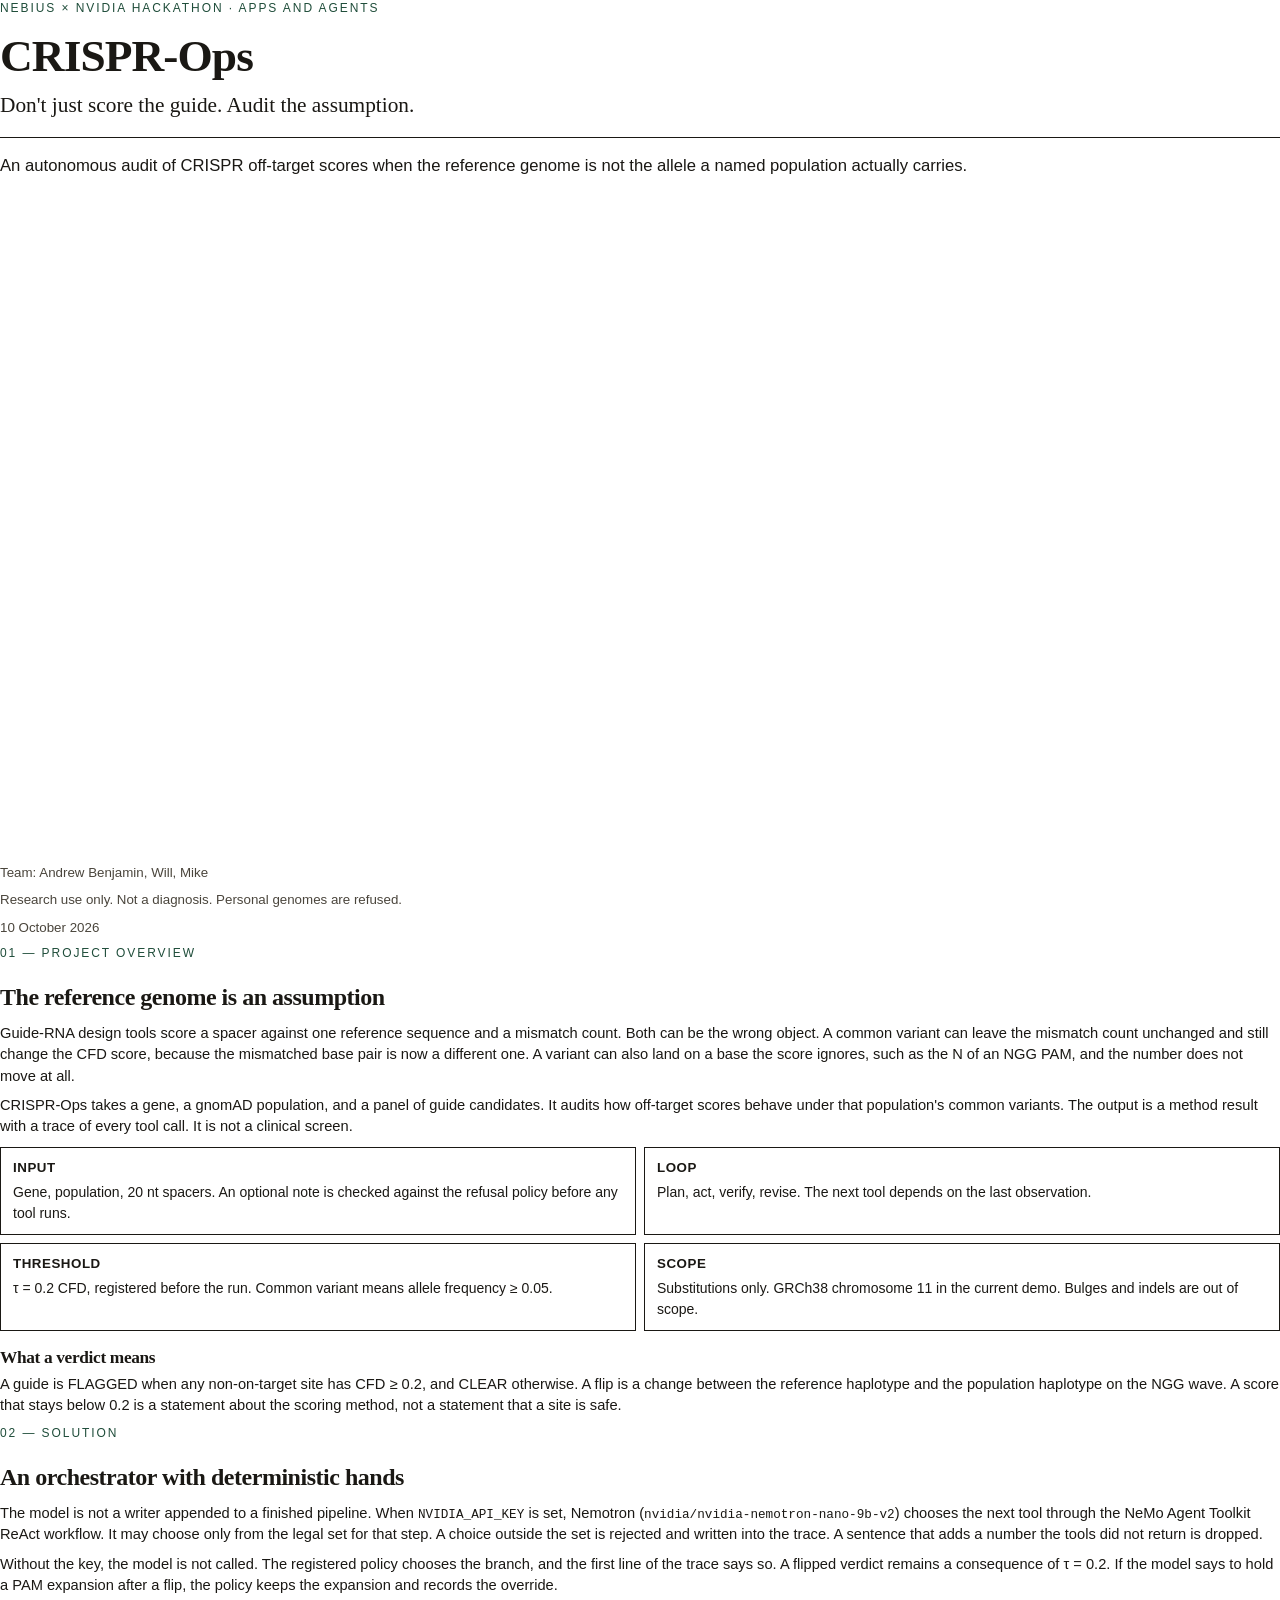
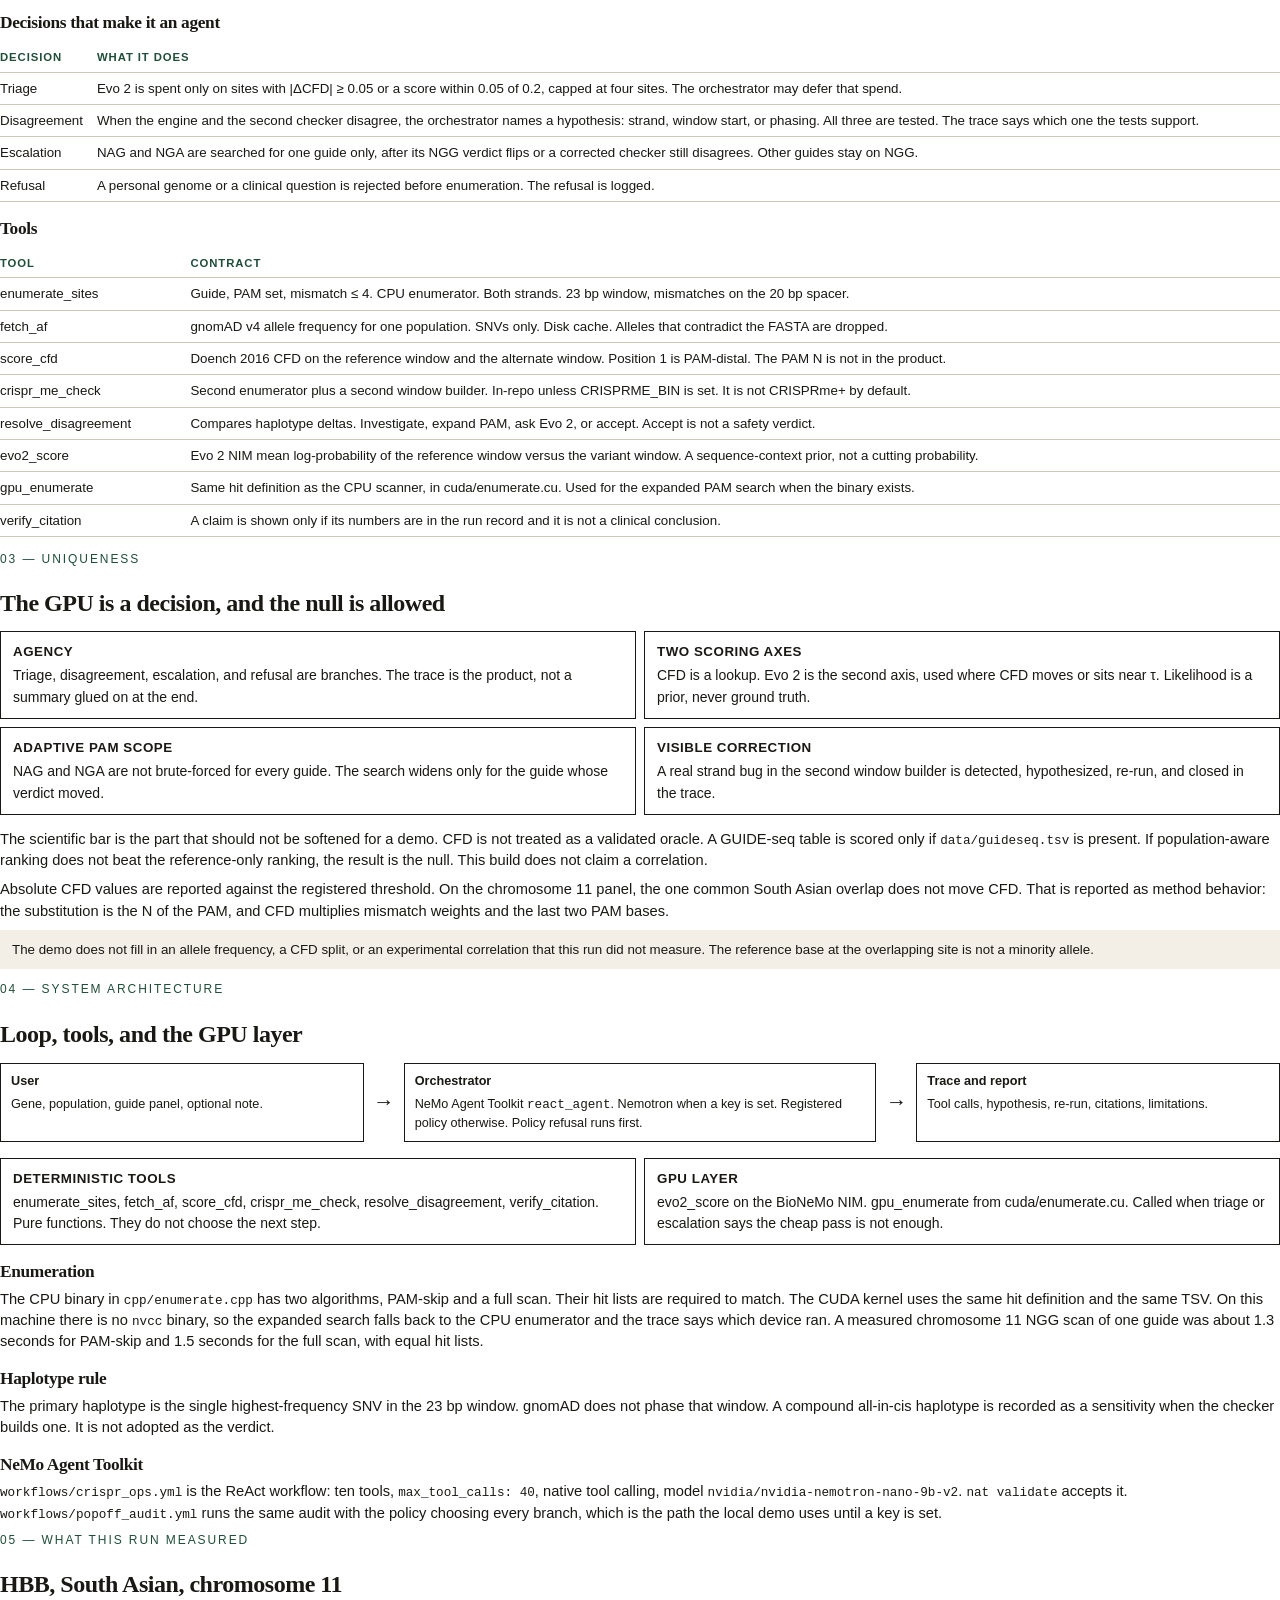
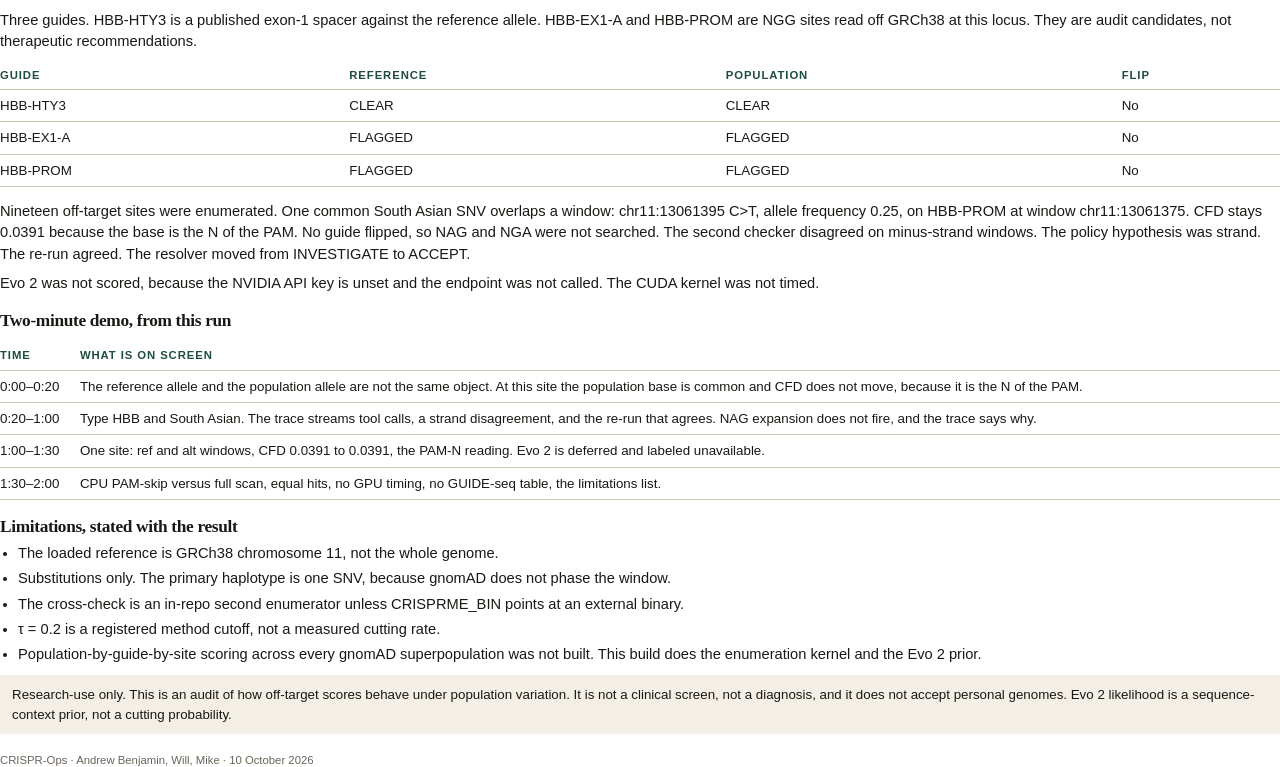
<file: docs/crispr-ops-overview.html>
<!DOCTYPE html>
<html lang="en">
<head>
<meta charset="utf-8" />
<title>CRISPR-Ops — Project overview</title>
<style>
  @page { size: A4; margin: 16mm 16mm 18mm; }
  * { box-sizing: border-box; }
  html, body { margin: 0; padding: 0; }
  body {
    font-family: "Avenir Next", "Segoe UI", sans-serif;
    color: #1a1814;
    background: #fff;
    font-size: 11pt;
    line-height: 1.45;
  }
  h1, h2, h3 { font-family: "Iowan Old Style", Palatino, Georgia, serif; font-weight: 600; letter-spacing: -0.02em; }
  h1 { font-size: 34pt; line-height: 0.95; margin: 0 0 8px; }
  h2 { font-size: 18pt; margin: 0 0 8px; page-break-after: avoid; }
  h3 { font-size: 13pt; margin: 14px 0 4px; page-break-after: avoid; }
  p { margin: 0 0 8px; }
  ul { margin: 4px 0 10px; padding-left: 18px; }
  li { margin: 0 0 4px; }
  .cover {
    min-height: 250mm;
    display: flex;
    flex-direction: column;
    justify-content: space-between;
    page-break-after: always;
  }
  .kicker {
    font-size: 9pt;
    letter-spacing: 0.16em;
    text-transform: uppercase;
    color: #1f4d3a;
    margin: 0 0 18px;
  }
  .tagline { font-size: 16pt; font-family: "Iowan Old Style", Palatino, Georgia, serif; margin: 12px 0 0; }
  .meta { font-size: 10pt; color: #4a453c; }
  .rule { height: 1px; background: #1a1814; border: 0; margin: 16px 0; }
  .section { page-break-before: always; }
  .section.first { page-break-before: auto; }
  .lead { font-size: 12.5pt; }
  .cards { display: grid; grid-template-columns: 1fr 1fr; gap: 8px; margin: 10px 0 14px; }
  .card { border: 1px solid #1a1814; padding: 10px 12px; page-break-inside: avoid; }
  .card strong { display: block; font-size: 10pt; letter-spacing: 0.04em; text-transform: uppercase; margin-bottom: 4px; }
  .card span { font-size: 10.5pt; }
  table { width: 100%; border-collapse: collapse; margin: 8px 0 14px; font-size: 10pt; page-break-inside: avoid; }
  th, td { text-align: left; vertical-align: top; border-bottom: 1px solid #cfc6b8; padding: 6px 8px 6px 0; }
  th { font-size: 8.5pt; letter-spacing: 0.08em; text-transform: uppercase; color: #1f4d3a; }
  .flow { display: grid; grid-template-columns: 1fr 28px 1.3fr 28px 1fr; gap: 6px; align-items: stretch; margin: 12px 0 16px; }
  .box { border: 1px solid #1a1814; padding: 8px 10px; font-size: 9.5pt; }
  .box b { display: block; margin-bottom: 4px; }
  .arrow { display: flex; align-items: center; justify-content: center; font-size: 16pt; }
  .note { background: #f3efe6; padding: 10px 12px; font-size: 10pt; margin: 8px 0 12px; page-break-inside: avoid; }
  footer.pagefoot { margin-top: 18px; font-size: 8.5pt; color: #6b645a; }
  code { font-family: "SF Mono", ui-monospace, monospace; font-size: 9.5pt; }
</style>
</head>
<body>

<section class="cover">
  <div>
    <p class="kicker">Nebius × NVIDIA hackathon · Apps and Agents</p>
    <h1>CRISPR-Ops</h1>
    <p class="tagline">Don't just score the guide. Audit the assumption.</p>
    <hr class="rule" />
    <p class="lead">An autonomous audit of CRISPR off-target scores when the reference genome is not the allele a named population actually carries.</p>
  </div>
  <div class="meta">
    <p>Team: Andrew Benjamin, Will, Mike</p>
    <p>Research use only. Not a diagnosis. Personal genomes are refused.</p>
    <p>10 October 2026</p>
  </div>
</section>

<section class="section first">
  <p class="kicker">01 — Project overview</p>
  <h2>The reference genome is an assumption</h2>
  <p>Guide-RNA design tools score a spacer against one reference sequence and a mismatch count. Both can be the wrong object. A common variant can leave the mismatch count unchanged and still change the CFD score, because the mismatched base pair is now a different one. A variant can also land on a base the score ignores, such as the N of an NGG PAM, and the number does not move at all.</p>
  <p>CRISPR-Ops takes a gene, a gnomAD population, and a panel of guide candidates. It audits how off-target scores behave under that population's common variants. The output is a method result with a trace of every tool call. It is not a clinical screen.</p>
  <div class="cards">
    <div class="card"><strong>Input</strong><span>Gene, population, 20 nt spacers. An optional note is checked against the refusal policy before any tool runs.</span></div>
    <div class="card"><strong>Loop</strong><span>Plan, act, verify, revise. The next tool depends on the last observation.</span></div>
    <div class="card"><strong>Threshold</strong><span>τ = 0.2 CFD, registered before the run. Common variant means allele frequency ≥ 0.05.</span></div>
    <div class="card"><strong>Scope</strong><span>Substitutions only. GRCh38 chromosome 11 in the current demo. Bulges and indels are out of scope.</span></div>
  </div>
  <h3>What a verdict means</h3>
  <p>A guide is FLAGGED when any non-on-target site has CFD ≥ 0.2, and CLEAR otherwise. A flip is a change between the reference haplotype and the population haplotype on the NGG wave. A score that stays below 0.2 is a statement about the scoring method, not a statement that a site is safe.</p>
</section>

<section class="section">
  <p class="kicker">02 — Solution</p>
  <h2>An orchestrator with deterministic hands</h2>
  <p>The model is not a writer appended to a finished pipeline. When <code>NVIDIA_API_KEY</code> is set, Nemotron (<code>nvidia/nvidia-nemotron-nano-9b-v2</code>) chooses the next tool through the NeMo Agent Toolkit ReAct workflow. It may choose only from the legal set for that step. A choice outside the set is rejected and written into the trace. A sentence that adds a number the tools did not return is dropped.</p>
  <p>Without the key, the model is not called. The registered policy chooses the branch, and the first line of the trace says so. A flipped verdict remains a consequence of τ = 0.2. If the model says to hold a PAM expansion after a flip, the policy keeps the expansion and records the override.</p>
  <h3>Decisions that make it an agent</h3>
  <table>
    <tr><th>Decision</th><th>What it does</th></tr>
    <tr><td>Triage</td><td>Evo 2 is spent only on sites with |ΔCFD| ≥ 0.05 or a score within 0.05 of 0.2, capped at four sites. The orchestrator may defer that spend.</td></tr>
    <tr><td>Disagreement</td><td>When the engine and the second checker disagree, the orchestrator names a hypothesis: strand, window start, or phasing. All three are tested. The trace says which one the tests support.</td></tr>
    <tr><td>Escalation</td><td>NAG and NGA are searched for one guide only, after its NGG verdict flips or a corrected checker still disagrees. Other guides stay on NGG.</td></tr>
    <tr><td>Refusal</td><td>A personal genome or a clinical question is rejected before enumeration. The refusal is logged.</td></tr>
  </table>
  <h3>Tools</h3>
  <table>
    <tr><th>Tool</th><th>Contract</th></tr>
    <tr><td>enumerate_sites</td><td>Guide, PAM set, mismatch ≤ 4. CPU enumerator. Both strands. 23 bp window, mismatches on the 20 bp spacer.</td></tr>
    <tr><td>fetch_af</td><td>gnomAD v4 allele frequency for one population. SNVs only. Disk cache. Alleles that contradict the FASTA are dropped.</td></tr>
    <tr><td>score_cfd</td><td>Doench 2016 CFD on the reference window and the alternate window. Position 1 is PAM-distal. The PAM N is not in the product.</td></tr>
    <tr><td>crispr_me_check</td><td>Second enumerator plus a second window builder. In-repo unless CRISPRME_BIN is set. It is not CRISPRme+ by default.</td></tr>
    <tr><td>resolve_disagreement</td><td>Compares haplotype deltas. Investigate, expand PAM, ask Evo 2, or accept. Accept is not a safety verdict.</td></tr>
    <tr><td>evo2_score</td><td>Evo 2 NIM mean log-probability of the reference window versus the variant window. A sequence-context prior, not a cutting probability.</td></tr>
    <tr><td>gpu_enumerate</td><td>Same hit definition as the CPU scanner, in cuda/enumerate.cu. Used for the expanded PAM search when the binary exists.</td></tr>
    <tr><td>verify_citation</td><td>A claim is shown only if its numbers are in the run record and it is not a clinical conclusion.</td></tr>
  </table>
</section>

<section class="section">
  <p class="kicker">03 — Uniqueness</p>
  <h2>The GPU is a decision, and the null is allowed</h2>
  <div class="cards">
    <div class="card"><strong>Agency</strong><span>Triage, disagreement, escalation, and refusal are branches. The trace is the product, not a summary glued on at the end.</span></div>
    <div class="card"><strong>Two scoring axes</strong><span>CFD is a lookup. Evo 2 is the second axis, used where CFD moves or sits near τ. Likelihood is a prior, never ground truth.</span></div>
    <div class="card"><strong>Adaptive PAM scope</strong><span>NAG and NGA are not brute-forced for every guide. The search widens only for the guide whose verdict moved.</span></div>
    <div class="card"><strong>Visible correction</strong><span>A real strand bug in the second window builder is detected, hypothesized, re-run, and closed in the trace.</span></div>
  </div>
  <p>The scientific bar is the part that should not be softened for a demo. CFD is not treated as a validated oracle. A GUIDE-seq table is scored only if <code>data/guideseq.tsv</code> is present. If population-aware ranking does not beat the reference-only ranking, the result is the null. This build does not claim a correlation.</p>
  <p>Absolute CFD values are reported against the registered threshold. On the chromosome 11 panel, the one common South Asian overlap does not move CFD. That is reported as method behavior: the substitution is the N of the PAM, and CFD multiplies mismatch weights and the last two PAM bases.</p>
  <div class="note">The demo does not fill in an allele frequency, a CFD split, or an experimental correlation that this run did not measure. The reference base at the overlapping site is not a minority allele.</div>
</section>

<section class="section">
  <p class="kicker">04 — System architecture</p>
  <h2>Loop, tools, and the GPU layer</h2>
  <div class="flow">
    <div class="box"><b>User</b>Gene, population, guide panel, optional note.</div>
    <div class="arrow">→</div>
    <div class="box"><b>Orchestrator</b>NeMo Agent Toolkit <code>react_agent</code>. Nemotron when a key is set. Registered policy otherwise. Policy refusal runs first.</div>
    <div class="arrow">→</div>
    <div class="box"><b>Trace and report</b>Tool calls, hypothesis, re-run, citations, limitations.</div>
  </div>
  <div class="cards">
    <div class="card"><strong>Deterministic tools</strong><span>enumerate_sites, fetch_af, score_cfd, crispr_me_check, resolve_disagreement, verify_citation. Pure functions. They do not choose the next step.</span></div>
    <div class="card"><strong>GPU layer</strong><span>evo2_score on the BioNeMo NIM. gpu_enumerate from cuda/enumerate.cu. Called when triage or escalation says the cheap pass is not enough.</span></div>
  </div>
  <h3>Enumeration</h3>
  <p>The CPU binary in <code>cpp/enumerate.cpp</code> has two algorithms, PAM-skip and a full scan. Their hit lists are required to match. The CUDA kernel uses the same hit definition and the same TSV. On this machine there is no <code>nvcc</code> binary, so the expanded search falls back to the CPU enumerator and the trace says which device ran. A measured chromosome 11 NGG scan of one guide was about 1.3 seconds for PAM-skip and 1.5 seconds for the full scan, with equal hit lists.</p>
  <h3>Haplotype rule</h3>
  <p>The primary haplotype is the single highest-frequency SNV in the 23 bp window. gnomAD does not phase that window. A compound all-in-cis haplotype is recorded as a sensitivity when the checker builds one. It is not adopted as the verdict.</p>
  <h3>NeMo Agent Toolkit</h3>
  <p><code>workflows/crispr_ops.yml</code> is the ReAct workflow: ten tools, <code>max_tool_calls: 40</code>, native tool calling, model <code>nvidia/nvidia-nemotron-nano-9b-v2</code>. <code>nat validate</code> accepts it. <code>workflows/popoff_audit.yml</code> runs the same audit with the policy choosing every branch, which is the path the local demo uses until a key is set.</p>
</section>

<section class="section">
  <p class="kicker">05 — What this run measured</p>
  <h2>HBB, South Asian, chromosome 11</h2>
  <p>Three guides. HBB-HTY3 is a published exon-1 spacer against the reference allele. HBB-EX1-A and HBB-PROM are NGG sites read off GRCh38 at this locus. They are audit candidates, not therapeutic recommendations.</p>
  <table>
    <tr><th>Guide</th><th>Reference</th><th>Population</th><th>Flip</th></tr>
    <tr><td>HBB-HTY3</td><td>CLEAR</td><td>CLEAR</td><td>No</td></tr>
    <tr><td>HBB-EX1-A</td><td>FLAGGED</td><td>FLAGGED</td><td>No</td></tr>
    <tr><td>HBB-PROM</td><td>FLAGGED</td><td>FLAGGED</td><td>No</td></tr>
  </table>
  <p>Nineteen off-target sites were enumerated. One common South Asian SNV overlaps a window: chr11:13061395 C&gt;T, allele frequency 0.25, on HBB-PROM at window chr11:13061375. CFD stays 0.0391 because the base is the N of the PAM. No guide flipped, so NAG and NGA were not searched. The second checker disagreed on minus-strand windows. The policy hypothesis was strand. The re-run agreed. The resolver moved from INVESTIGATE to ACCEPT.</p>
  <p>Evo 2 was not scored, because the NVIDIA API key is unset and the endpoint was not called. The CUDA kernel was not timed.</p>
  <h3>Two-minute demo, from this run</h3>
  <table>
    <tr><th>Time</th><th>What is on screen</th></tr>
    <tr><td>0:00–0:20</td><td>The reference allele and the population allele are not the same object. At this site the population base is common and CFD does not move, because it is the N of the PAM.</td></tr>
    <tr><td>0:20–1:00</td><td>Type HBB and South Asian. The trace streams tool calls, a strand disagreement, and the re-run that agrees. NAG expansion does not fire, and the trace says why.</td></tr>
    <tr><td>1:00–1:30</td><td>One site: ref and alt windows, CFD 0.0391 to 0.0391, the PAM-N reading. Evo 2 is deferred and labeled unavailable.</td></tr>
    <tr><td>1:30–2:00</td><td>CPU PAM-skip versus full scan, equal hits, no GPU timing, no GUIDE-seq table, the limitations list.</td></tr>
  </table>
  <h3>Limitations, stated with the result</h3>
  <ul>
    <li>The loaded reference is GRCh38 chromosome 11, not the whole genome.</li>
    <li>Substitutions only. The primary haplotype is one SNV, because gnomAD does not phase the window.</li>
    <li>The cross-check is an in-repo second enumerator unless CRISPRME_BIN points at an external binary.</li>
    <li>τ = 0.2 is a registered method cutoff, not a measured cutting rate.</li>
    <li>Population-by-guide-by-site scoring across every gnomAD superpopulation was not built. This build does the enumeration kernel and the Evo 2 prior.</li>
  </ul>
  <p class="note">Research-use only. This is an audit of how off-target scores behave under population variation. It is not a clinical screen, not a diagnosis, and it does not accept personal genomes. Evo 2 likelihood is a sequence-context prior, not a cutting probability.</p>
  <footer class="pagefoot">CRISPR-Ops · Andrew Benjamin, Will, Mike · 10 October 2026</footer>
</section>

</body>
</html>
</file>
